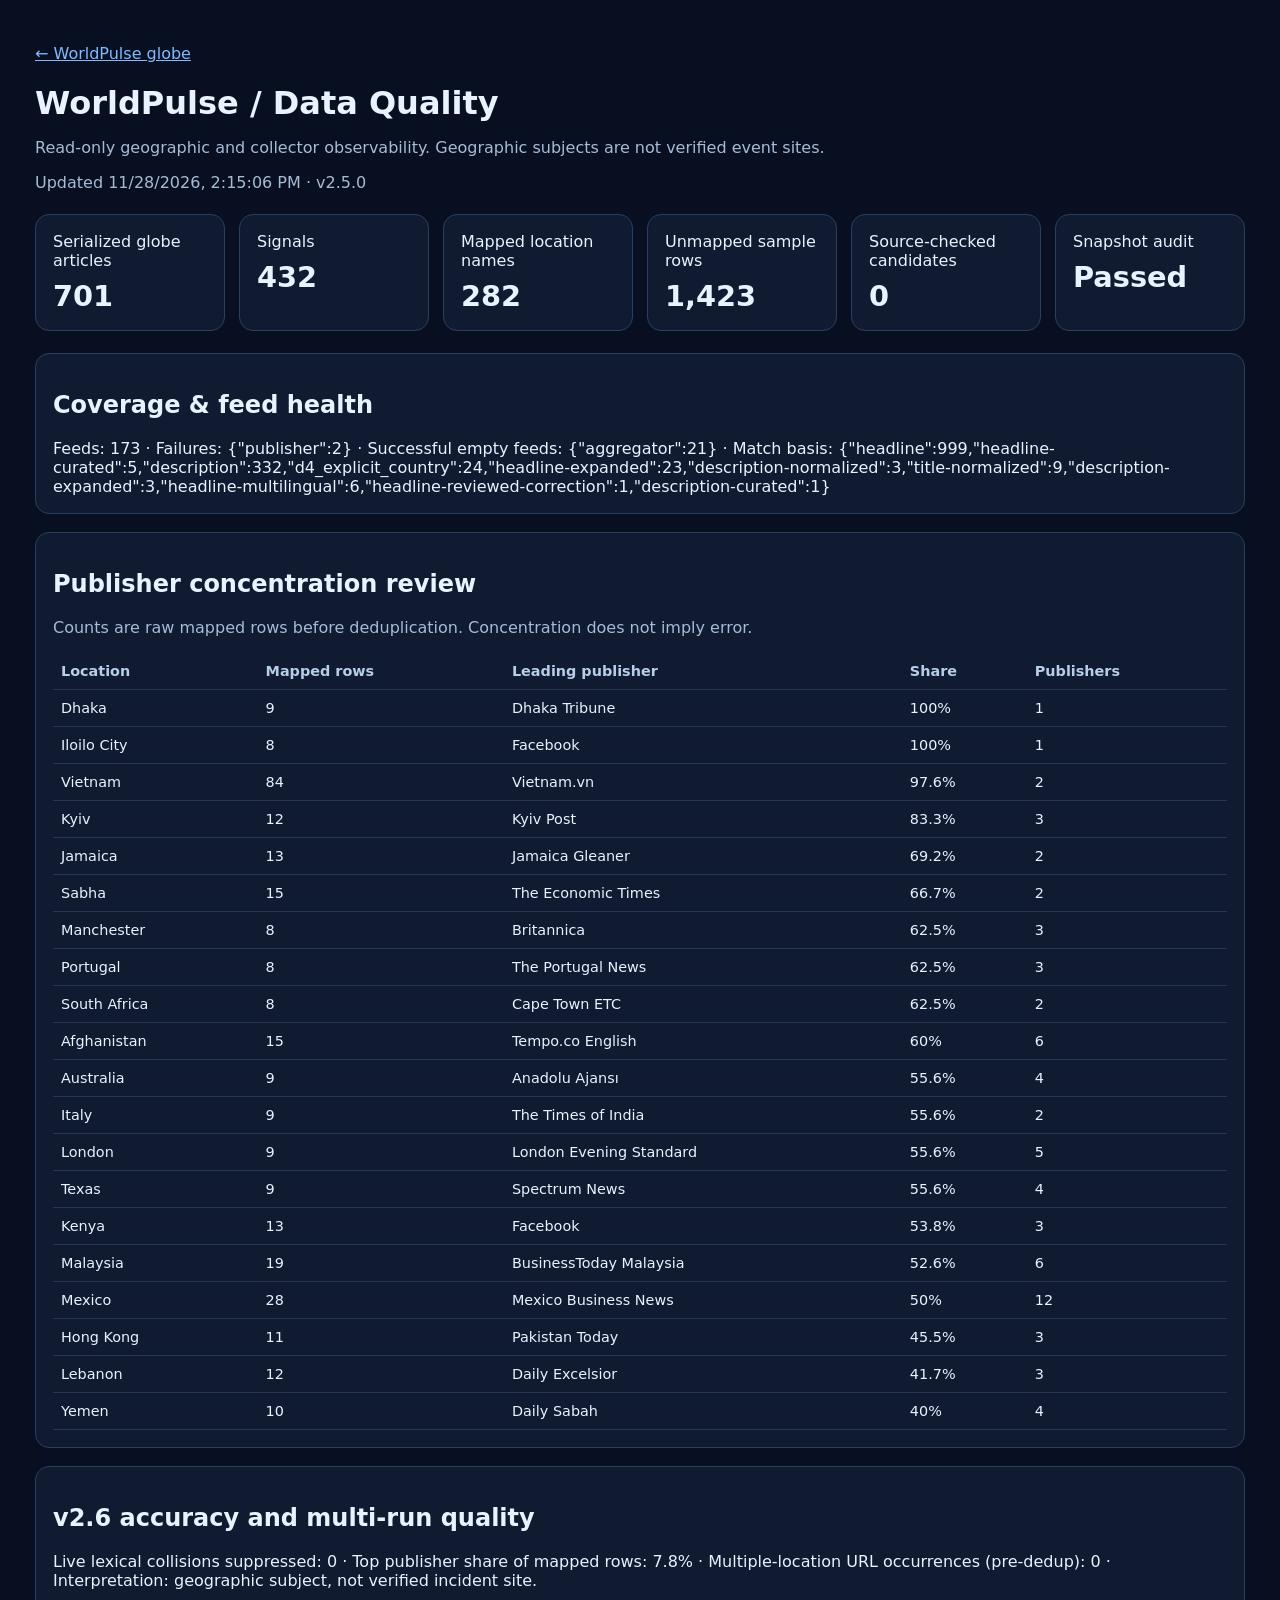
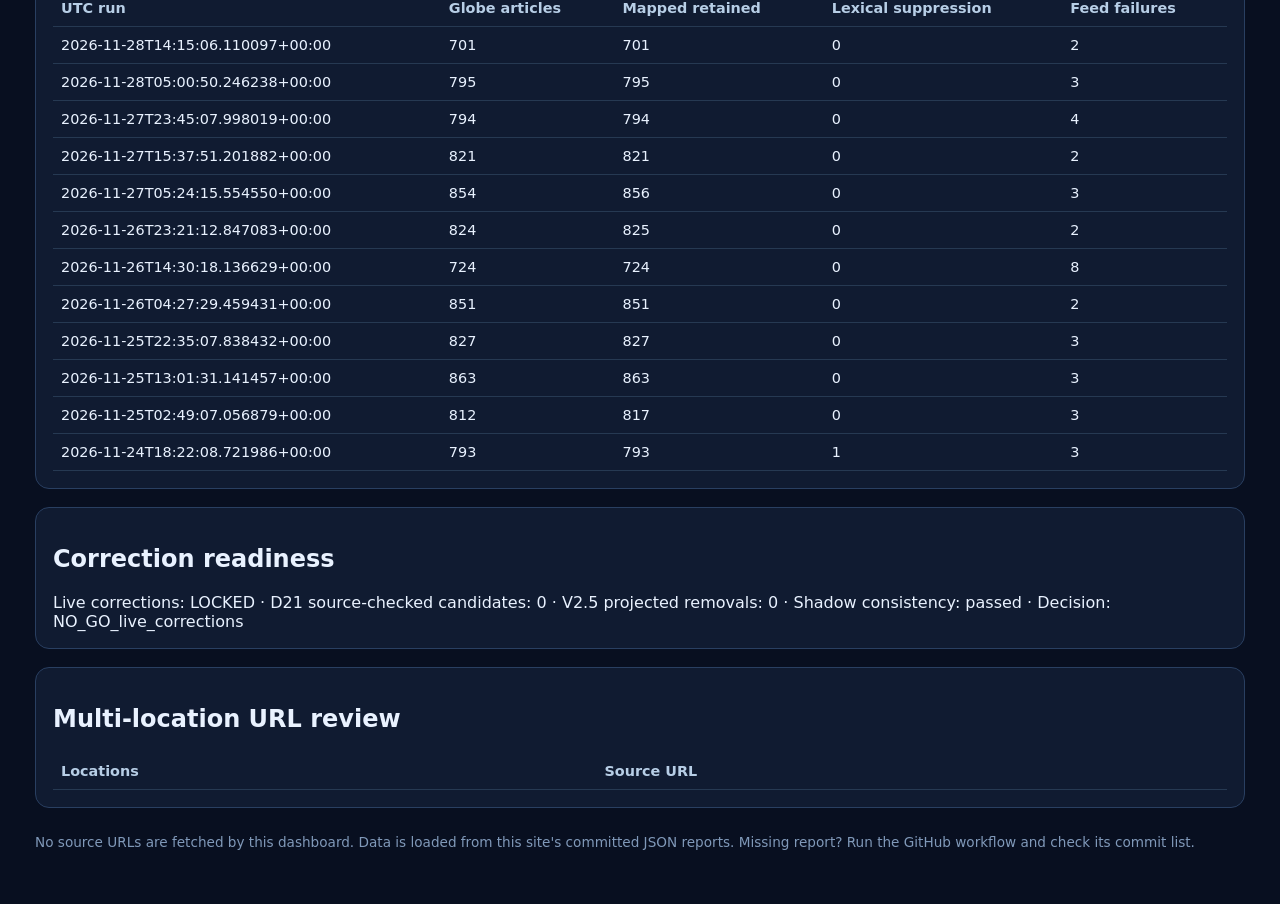
<file: quality.html>
<!doctype html><html lang="en"><head><meta charset="utf-8"><meta name="viewport" content="width=device-width,initial-scale=1"><title>WorldPulse · Data Quality</title><style>
:root{color-scheme:dark;font-family:system-ui,-apple-system,Segoe UI,sans-serif;background:#080f20;color:#e9f2ff}*{box-sizing:border-box}body{max-width:1250px;margin:auto;padding:28px 20px}a{color:#81bbff}h1{margin-bottom:4px}p,.muted{color:#a6bbd6}.metrics{display:grid;grid-template-columns:repeat(auto-fit,minmax(160px,1fr));gap:14px;margin:22px 0}.card,section{border:1px solid #293f61;background:#101b31;border-radius:14px;padding:17px}.value{font-size:1.8rem;font-weight:700;margin-top:9px}section{margin-top:18px}table{width:100%;border-collapse:collapse;font-size:.9rem}th,td{text-align:left;padding:10px 8px;border-bottom:1px solid #263952}th{color:#b7cee6}code{word-break:break-all}#state{color:#a6bbd6}.warn{color:#ffca75}.ok{color:#79e1a1}.scroll{overflow:auto}footer{margin:26px 0;color:#8099b9;font-size:.85rem}</style></head><body>
<p><a href="./">← WorldPulse globe</a></p><h1>WorldPulse / Data Quality</h1><p>Read-only geographic and collector observability. Geographic subjects are not verified event sites.</p><div id="state">Loading latest committed reports…</div><div class="metrics" id="metrics"></div>
<section><h2>Coverage & feed health</h2><div id="coverage"></div></section><section><h2>Publisher concentration review</h2><p>Counts are raw mapped rows before deduplication. Concentration does not imply error.</p><div class="scroll"><table><thead><tr><th>Location</th><th>Mapped rows</th><th>Leading publisher</th><th>Share</th><th>Publishers</th></tr></thead><tbody id="hotspots"></tbody></table></div></section>
<section><h2>v2.6 accuracy and multi-run quality</h2><div id="v26">Loading…</div><div class="scroll"><table><thead><tr><th>UTC run</th><th>Globe articles</th><th>Mapped retained</th><th>Lexical suppression</th><th>Feed failures</th></tr></thead><tbody id="trend"></tbody></table></div></section><section><h2>Correction readiness</h2><div id="readiness"></div></section><section><h2>Multi-location URL review</h2><div class="scroll"><table><thead><tr><th>Locations</th><th>Source URL</th></tr></thead><tbody id="multi"></tbody></table></div></section><footer>No source URLs are fetched by this dashboard. Data is loaded from this site's committed JSON reports. Missing report? Run the GitHub workflow and check its commit list.</footer>
<script>
const $=id=>document.getElementById(id); const fmt=n=>Number(n||0).toLocaleString();const cell=(tag,s)=>{let x=document.createElement(tag);x.textContent=String(s??'');return x};
function row(target,cells){let tr=document.createElement('tr');cells.forEach(v=>tr.appendChild(cell('td',v)));$(target).appendChild(tr)}
function metric(name,value){let c=document.createElement('div');c.className='card';c.appendChild(cell('div',name));let v=cell('div',value);v.className='value';c.appendChild(v);$('metrics').appendChild(c)}
async function load(){try{let [q,a,v]=await Promise.all(['data/quality-v25.json','data/feed-contribution-audit.json','data/quality-validation-v25.json'].map(async f=>{let r=await fetch(f+'?t='+Date.now(),{cache:'no-store'});if(!r.ok)throw Error(f+' (HTTP '+r.status+')');return r.json()}));
$('state').textContent='Updated '+new Date(q.generated_at).toLocaleString()+' · '+q.release;
metric('Serialized globe articles',fmt(q.displayed_articles));metric('Signals',fmt(q.signal_groups));metric('Mapped location names',fmt(q.mapped_location_names));metric('Unmapped sample rows',fmt(q.unmapped_sample_rows));metric('Source-checked candidates',fmt(q.source_checked_visible_pairs));metric('Snapshot audit',v.ok?'Passed':'Review required');
$('coverage').textContent='Feeds: '+fmt(q.feeds_total)+' · Failures: '+JSON.stringify(q.feeds_failed_by_kind)+' · Successful empty feeds: '+JSON.stringify(q.feeds_successful_empty_by_kind)+' · Match basis: '+JSON.stringify(q.geo_match_basis);
(q.publisher_concentration_hotspots||[]).slice(0,20).forEach(x=>row('hotspots',[x.location,x.matched_rows,x.leading_publisher,x.publisher_concentration_pct+'%',x.distinct_publishers]));
let r=a.d21_geographic_correction_readiness||{};let s=a.v25_shadow_consistency||{};
$('readiness').textContent='Live corrections: LOCKED · D21 source-checked candidates: '+fmt(r.source_checked_visible_pairs)+' · V2.5 projected removals: '+fmt(s.projected_removed)+' · Shadow consistency: '+(s.passed?'passed':'not fully validated')+' · Decision: '+(s.readiness||'NO_GO');
try{let [z,h]=await Promise.all(['data/quality-v26.json','data/quality-history-v26.json'].map(async f=>{let r=await fetch(f+'?t='+Date.now(),{cache:'no-store'});if(!r.ok)throw Error('HTTP '+r.status);return r.json()}));$('v26').textContent='Live lexical collisions suppressed: '+fmt(z.lexical_suppressed_total)+' · Top publisher share of mapped rows: '+z.top_publisher_share_pct+'% · Multiple-location URL occurrences (pre-dedup): '+z.deduplication_review.cross_place_url_occurrences+' · Interpretation: geographic subject, not verified incident site.';(h.runs||[]).slice(-12).reverse().forEach(x=>row('trend',[x.at,x.globe_articles,x.mapped_retained,x.geo_suppressed_lexical,x.feed_failure]));}catch(e){$('v26').textContent='v2.6 report not available: '+e.message;}
(q.same_url_multiple_locations_samples||[]).slice(0,15).forEach(x=>row('multi',[x.locations.join(', '),x.url]));
}catch(e){$('state').textContent='Could not load reports: '+e.message;$('state').className='warn';}}
load();</script></body></html>
</file>
